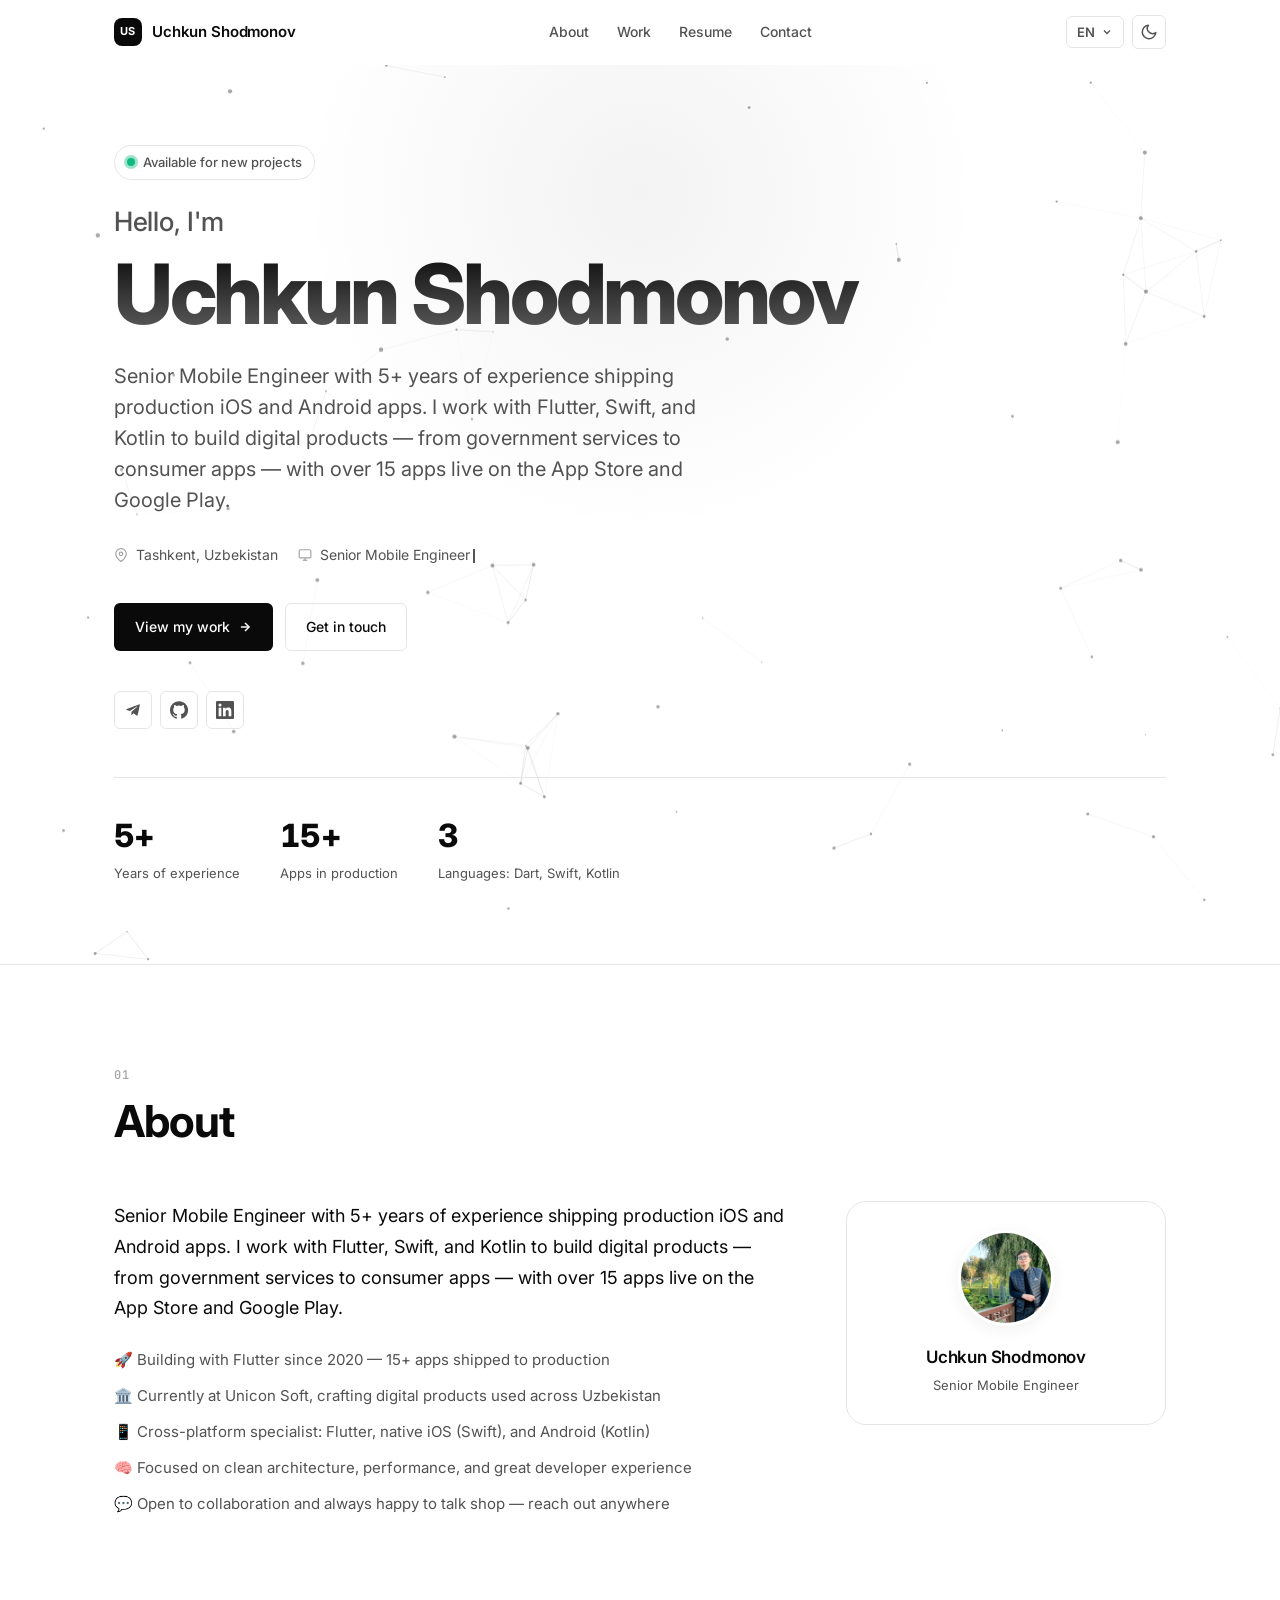
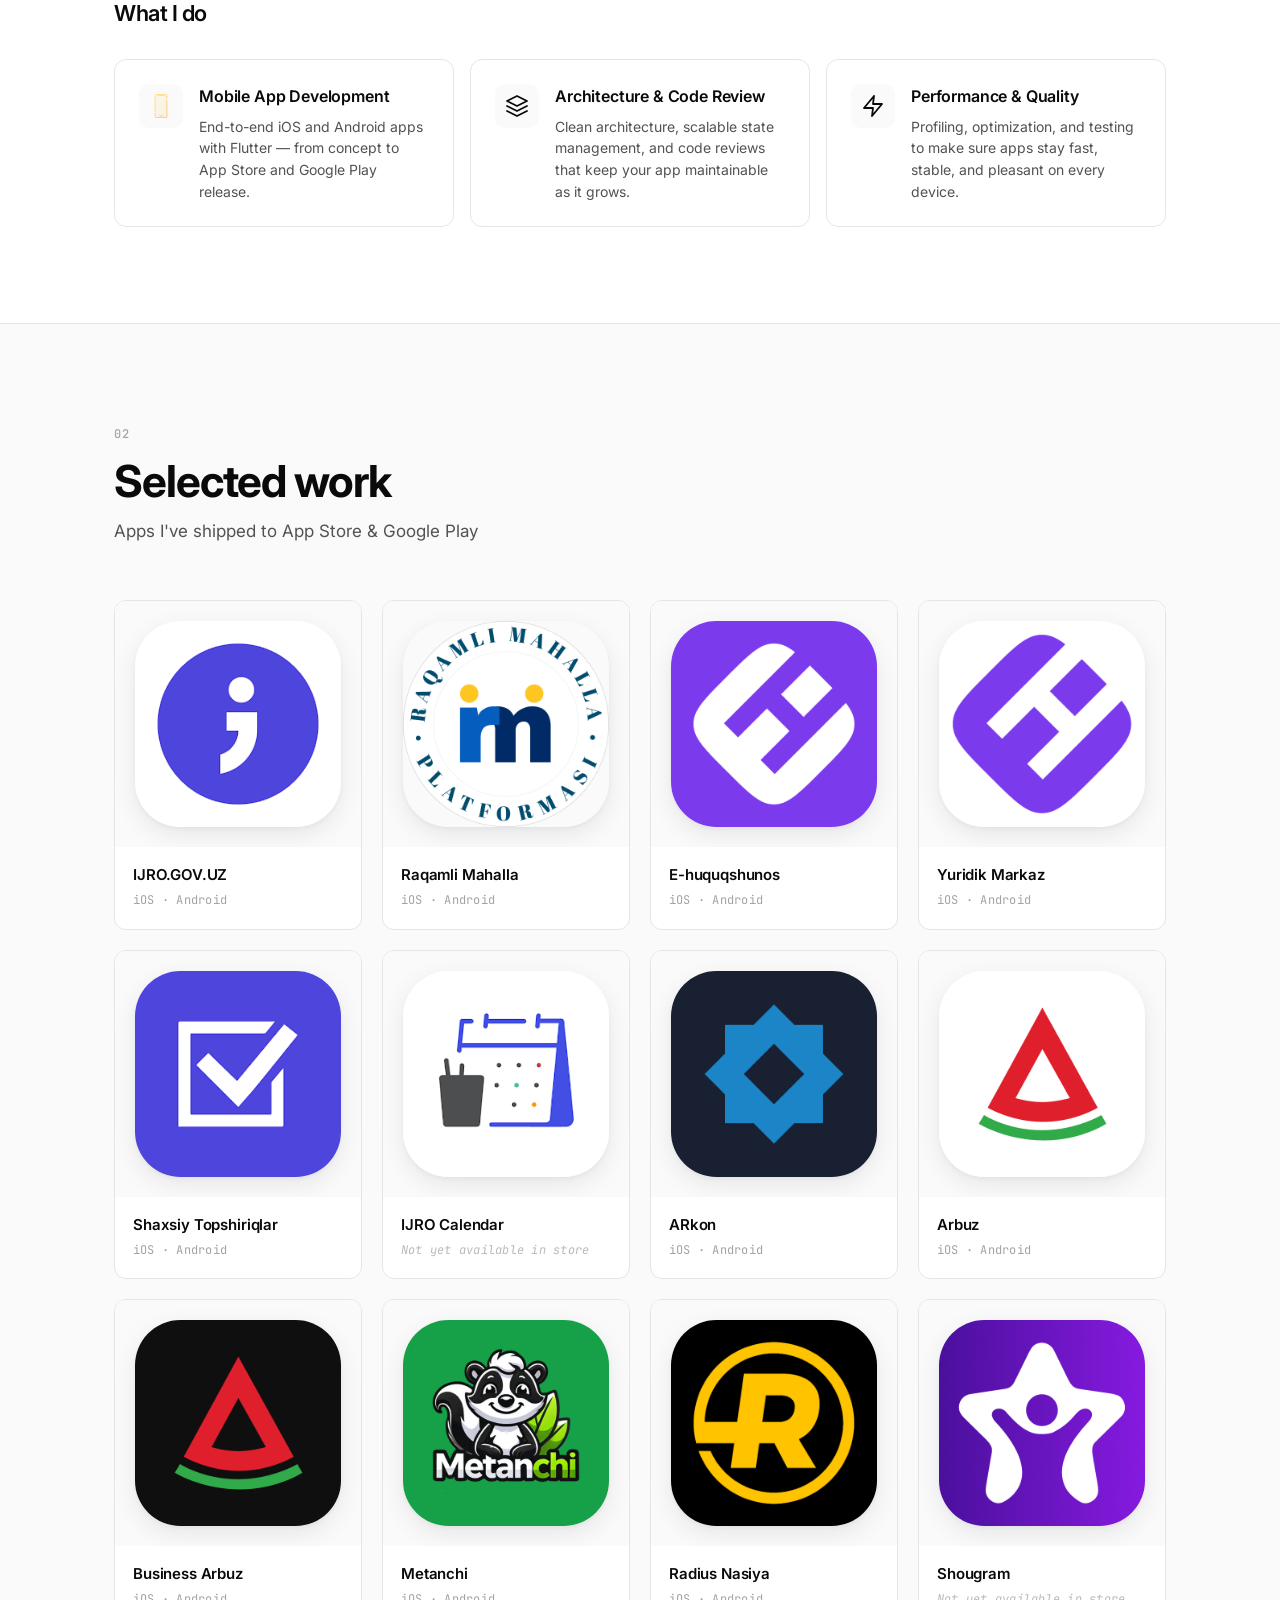
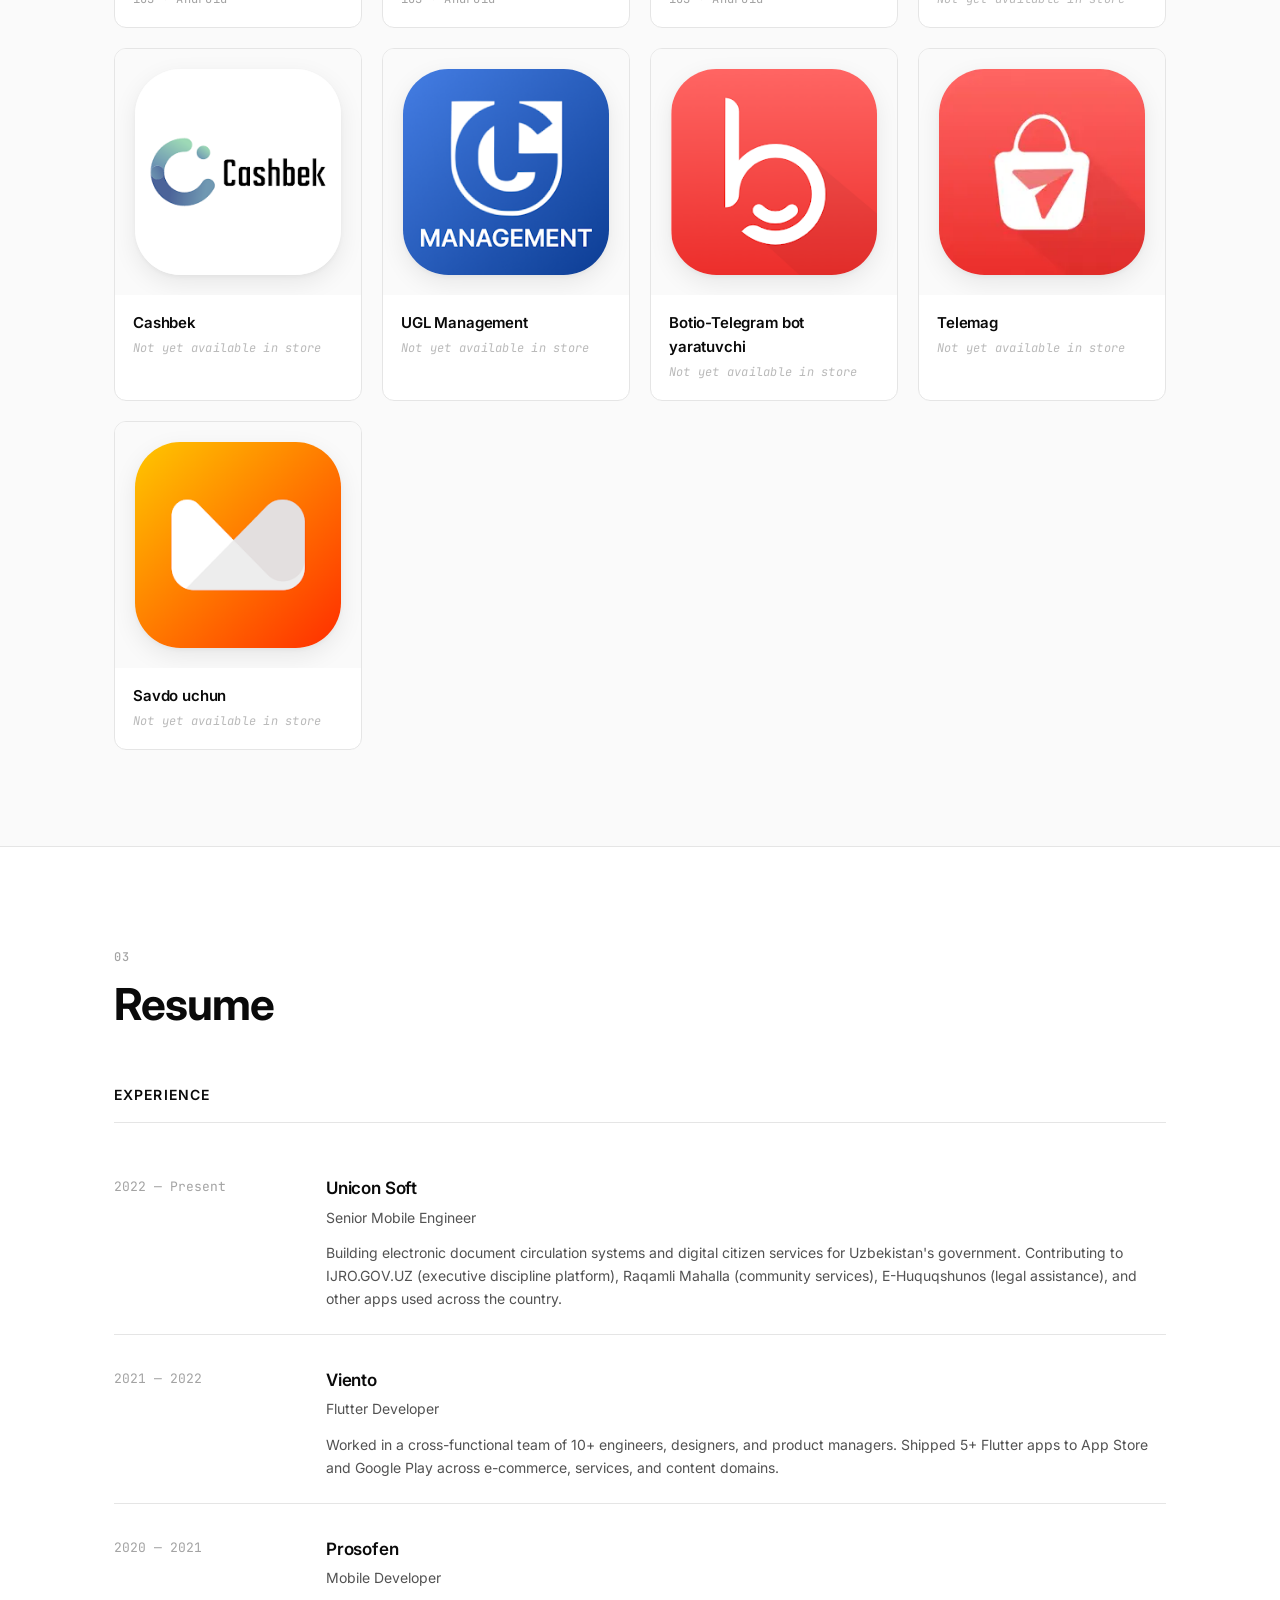
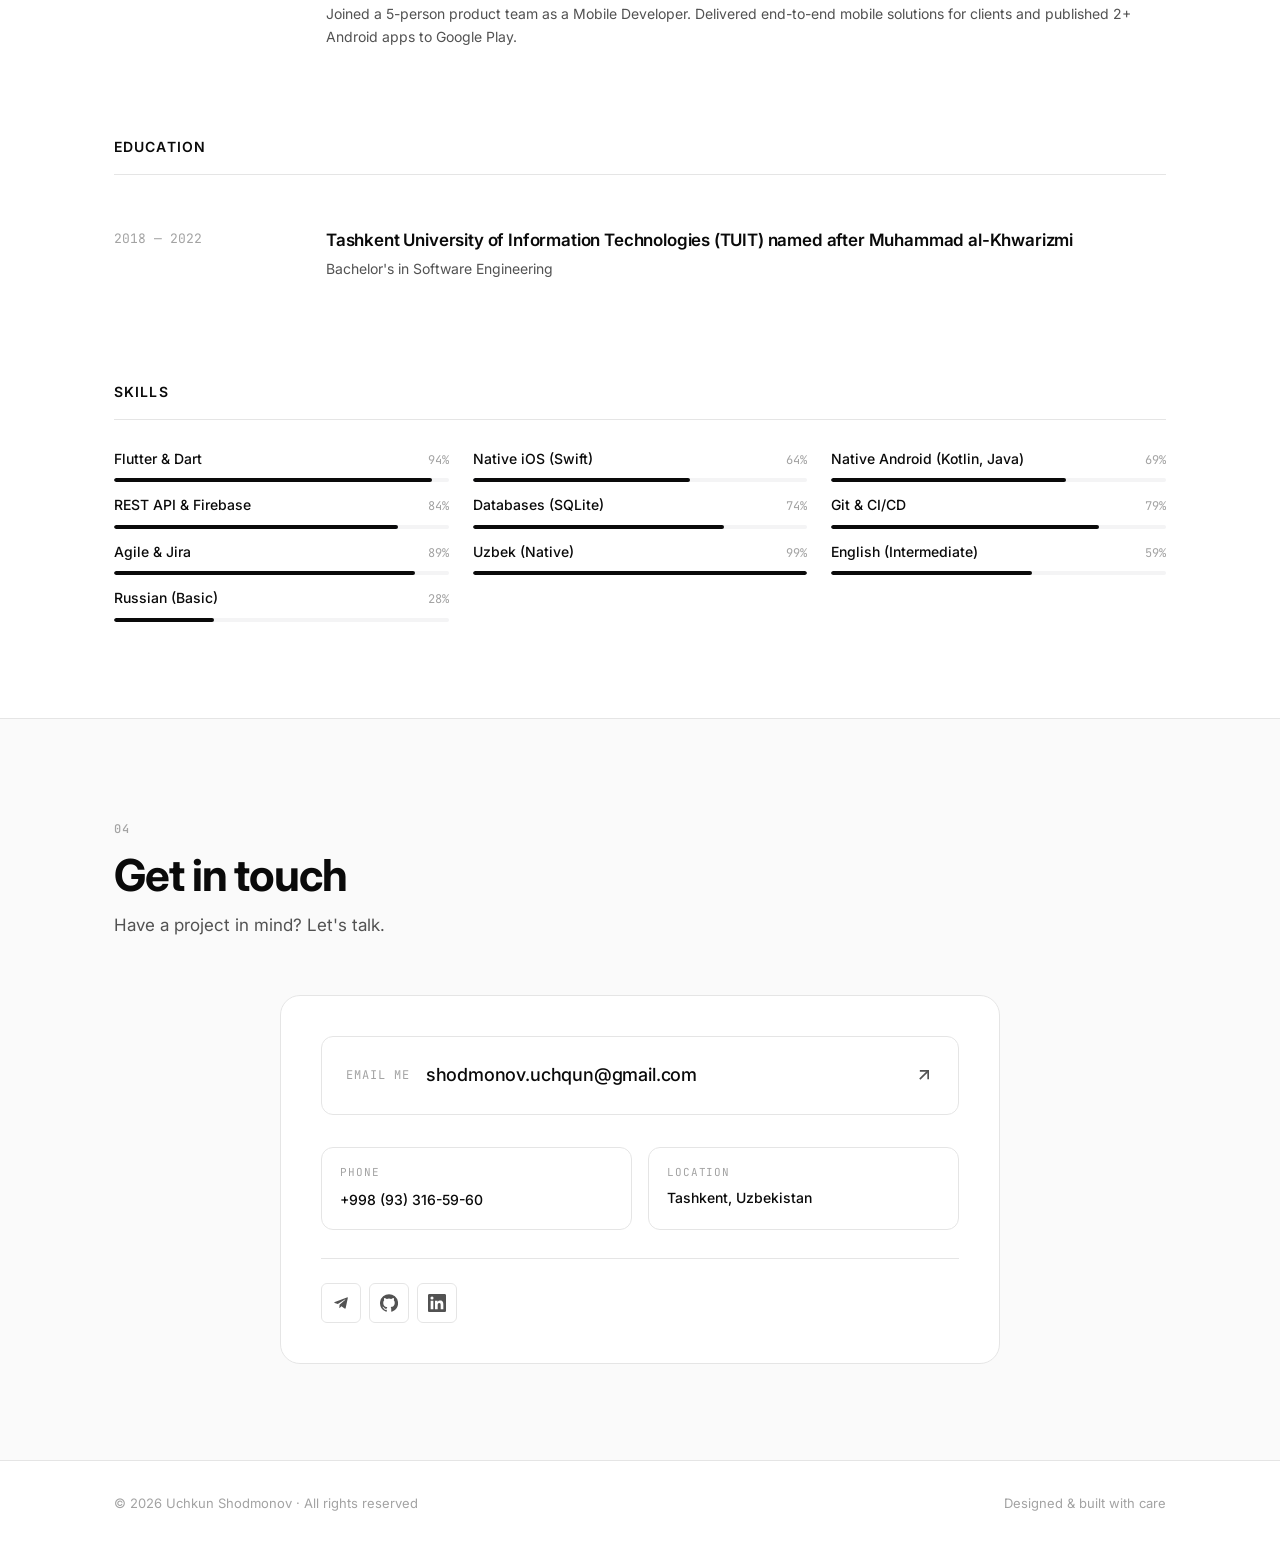
<file: index.html>
<!DOCTYPE html>
<html lang="en">
<head>
    <meta charset="UTF-8">
    <meta http-equiv="X-UA-Compatible" content="IE=edge">
    <meta name="viewport" content="width=device-width, initial-scale=1.0">
    <meta name="google-site-verification" content="jTkPxxLSdx6zRnCIPfhDZnehE8mBN-fKySxhh0GL2uY" />
    <meta name="description" content="Uchkun Shodmonov — Software Engineer specializing in mobile app development with Flutter. Based in Tashkent, Uzbekistan.">
    <meta name="theme-color" content="#ffffff">

    <title>Uchkun Shodmonov — Software Engineer</title>

    <link rel="shortcut icon" href="./assets/images/logo.png" type="image/x-icon">
    <link rel="stylesheet" href="./assets/css/style.css">

    <link rel="preconnect" href="https://fonts.googleapis.com">
    <link rel="preconnect" href="https://fonts.gstatic.com" crossorigin>
    <link href="https://fonts.googleapis.com/css2?family=Inter:wght@400;500;600;700;800&family=JetBrains+Mono:wght@400;500&display=swap" rel="stylesheet">
</head>

<body>

<!-- Progress bar -->
<div class="scroll-progress" data-scroll-progress></div>

<!-- Top navigation -->
<header class="site-header" data-header>
    <div class="container header-inner">
        <a href="#top" class="logo" aria-label="Home">
            <span class="logo-mark">US</span>
            <span class="logo-text">Uchkun Shodmonov</span>
        </a>

        <nav class="site-nav" aria-label="Primary">
            <a href="#about" class="nav-link" data-nav-link data-i18n="nav.about">About</a>
            <a href="#work" class="nav-link" data-nav-link data-i18n="nav.work">Work</a>
            <a href="#resume" class="nav-link" data-nav-link data-i18n="nav.resume">Resume</a>
            <a href="#contact" class="nav-link" data-nav-link data-i18n="nav.contact">Contact</a>
        </nav>

        <div class="header-controls">
            <div class="language-dropdown" data-language-dropdown>
                <button class="language-current" data-language-current aria-haspopup="listbox" aria-expanded="false">
                    <span data-current-lang>EN</span>
                    <svg width="12" height="12" viewBox="0 0 24 24" fill="none" stroke="currentColor" stroke-width="2.5"><polyline points="6 9 12 15 18 9"></polyline></svg>
                </button>
                <div class="language-options" data-language-options role="listbox">
                    <button class="language-option active" data-lang="en" role="option">English</button>
                    <button class="language-option" data-lang="uz" role="option">O'zbek</button>
                    <button class="language-option" data-lang="ru" role="option">Русский</button>
                </div>
            </div>

            <button class="theme-toggle" data-theme-toggle aria-label="Toggle theme">
                <svg class="icon-sun" width="18" height="18" viewBox="0 0 24 24" fill="none" stroke="currentColor" stroke-width="2" stroke-linecap="round" stroke-linejoin="round"><circle cx="12" cy="12" r="4"/><path d="M12 2v2M12 20v2M4.93 4.93l1.41 1.41M17.66 17.66l1.41 1.41M2 12h2M20 12h2M4.93 19.07l1.41-1.41M17.66 6.34l1.41-1.41"/></svg>
                <svg class="icon-moon" width="18" height="18" viewBox="0 0 24 24" fill="none" stroke="currentColor" stroke-width="2" stroke-linecap="round" stroke-linejoin="round"><path d="M21 12.79A9 9 0 1 1 11.21 3 7 7 0 0 0 21 12.79z"/></svg>
            </button>

            <button class="mobile-menu-toggle" data-mobile-menu-toggle aria-label="Menu">
                <span></span><span></span><span></span>
            </button>
        </div>
    </div>

    <!-- Mobile menu -->
    <nav class="mobile-nav" data-mobile-nav aria-label="Mobile">
        <a href="#about" class="mobile-nav-link" data-i18n="nav.about">About</a>
        <a href="#work" class="mobile-nav-link" data-i18n="nav.work">Work</a>
        <a href="#resume" class="mobile-nav-link" data-i18n="nav.resume">Resume</a>
        <a href="#contact" class="mobile-nav-link" data-i18n="nav.contact">Contact</a>
    </nav>
</header>

<main id="top">

    <!-- HERO -->
    <section class="hero" data-section data-page="hero">
        <canvas class="hero-particles" data-hero-particles aria-hidden="true"></canvas>
        <div class="hero-glow" data-hero-glow aria-hidden="true"></div>
        <div class="container">
            <div class="hero-status reveal" data-reveal>
                <span class="status-dot"></span>
                <span data-i18n="hero.available">Available for new projects</span>
            </div>

            <h1 class="hero-title reveal" data-reveal>
                <span class="hero-greeting" data-i18n="hero.greeting">Hello, I'm</span>
                <span class="hero-name" id="hero-name">Loading...</span>
            </h1>

            <p class="hero-tagline reveal" data-reveal id="hero-tagline">
                Loading...
            </p>

            <div class="hero-meta reveal" data-reveal>
                <div class="hero-meta-item">
                    <svg width="14" height="14" viewBox="0 0 24 24" fill="none" stroke="currentColor" stroke-width="2"><path d="M21 10c0 7-9 13-9 13s-9-6-9-13a9 9 0 0 1 18 0z"/><circle cx="12" cy="10" r="3"/></svg>
                    <span id="hero-location">Tashkent, Uzbekistan</span>
                </div>
                <div class="hero-meta-item">
                    <svg width="14" height="14" viewBox="0 0 24 24" fill="none" stroke="currentColor" stroke-width="2"><rect x="2" y="3" width="20" height="14" rx="2"/><line x1="8" y1="21" x2="16" y2="21"/><line x1="12" y1="17" x2="12" y2="21"/></svg>
                    <span id="hero-role">Software Engineer</span>
                </div>
            </div>

            <div class="hero-actions reveal" data-reveal>
                <a href="#work" class="btn btn-primary">
                    <span data-i18n="hero.viewWork">View my work</span>
                    <svg width="14" height="14" viewBox="0 0 24 24" fill="none" stroke="currentColor" stroke-width="2.5"><line x1="5" y1="12" x2="19" y2="12"/><polyline points="12 5 19 12 12 19"/></svg>
                </a>
                <a href="#contact" class="btn btn-secondary" data-i18n="hero.getInTouch">Get in touch</a>
            </div>

            <div class="hero-socials reveal" data-reveal id="hero-socials">
                <!-- populated by JS -->
            </div>

            <div class="hero-stats reveal" data-reveal id="hero-stats">
                <!-- populated by JS -->
            </div>
        </div>
    </section>

    <!-- ABOUT -->
    <section id="about" class="section" data-section data-page="about">
        <div class="container">
            <div class="section-head reveal" data-reveal>
                <span class="section-eyebrow">01</span>
                <h2 class="section-title" data-i18n="about.title">About</h2>
            </div>

            <div class="about-grid">
                <div class="about-content reveal" data-reveal>
                    <p class="about-lead" id="about-intro">Loading...</p>
                    <ul class="about-highlights" id="about-highlights">
                        <!-- populated by JS -->
                    </ul>
                </div>

                <aside class="about-card reveal" data-reveal>
                    <figure class="avatar-wrap">
                        <img id="profile-avatar" src="./assets/images/my-avatar.jpg" alt="Uchkun Shodmonov" loading="lazy">
                    </figure>
                    <div class="avatar-info">
                        <p class="avatar-name" id="profile-name">Loading...</p>
                        <p class="avatar-title" id="profile-title">Loading...</p>
                    </div>
                </aside>
            </div>

            <!-- Services -->
            <div class="services">
                <h3 class="services-title reveal" data-reveal data-i18n="about.servicesTitle">What I do</h3>
                <ul class="services-grid" id="services-list">
                    <!-- populated by JS -->
                </ul>
            </div>
        </div>
    </section>

    <!-- WORK -->
    <section id="work" class="section section-alt" data-section data-page="work">
        <div class="container">
            <div class="section-head reveal" data-reveal>
                <span class="section-eyebrow">02</span>
                <h2 class="section-title" data-i18n="portfolio.title">Selected work</h2>
                <p class="section-subtitle" data-i18n="portfolio.subtitle">Apps I've shipped to App Store & Google Play</p>
            </div>

            <ul class="work-grid" id="project-list">
                <!-- populated by JS -->
            </ul>
        </div>
    </section>

    <!-- RESUME -->
    <section id="resume" class="section" data-section data-page="resume">
        <div class="container">
            <div class="section-head reveal" data-reveal>
                <span class="section-eyebrow">03</span>
                <h2 class="section-title" data-i18n="resume.title">Resume</h2>
            </div>

            <div class="resume-block reveal" data-reveal>
                <h3 class="resume-subtitle" data-i18n="resume.experienceTitle">Experience</h3>
                <ol class="timeline" id="experience-list"></ol>
            </div>

            <div class="resume-block reveal" data-reveal>
                <h3 class="resume-subtitle" data-i18n="resume.educationTitle">Education</h3>
                <ol class="timeline" id="education-list"></ol>
            </div>

            <div class="resume-block reveal" data-reveal>
                <h3 class="resume-subtitle" data-i18n="resume.skillsTitle">Skills</h3>
                <ul class="skills-grid" id="skills-list"></ul>
            </div>
        </div>
    </section>

    <!-- CONTACT -->
    <section id="contact" class="section section-alt" data-section data-page="contact">
        <div class="container">
            <div class="section-head reveal" data-reveal>
                <span class="section-eyebrow">04</span>
                <h2 class="section-title" data-i18n="contact.title">Get in touch</h2>
                <p class="section-subtitle" data-i18n="contact.subtitle">Have a project in mind? Let's talk.</p>
            </div>

            <div class="contact-card reveal" data-reveal>
                <a href="mailto:" class="contact-email" id="contact-email">
                    <span class="contact-email-label" data-i18n="contact.emailMe">Email me</span>
                    <span class="contact-email-value" id="contact-email-value">loading@...</span>
                    <svg width="20" height="20" viewBox="0 0 24 24" fill="none" stroke="currentColor" stroke-width="2"><line x1="7" y1="17" x2="17" y2="7"/><polyline points="7 7 17 7 17 17"/></svg>
                </a>

                <div class="contact-grid" id="contact-grid">
                    <!-- populated by JS -->
                </div>

                <div class="contact-socials" id="contact-socials">
                    <!-- populated by JS -->
                </div>
            </div>
        </div>
    </section>

</main>

<footer class="site-footer">
    <div class="container footer-inner">
        <p class="footer-text">
            &copy; <span id="footer-year">2026</span> Uchkun Shodmonov · <span data-i18n="footer.rights">All rights reserved</span>
        </p>
        <p class="footer-credit" data-i18n="footer.builtWith">Designed & built with care</p>
    </div>
</footer>

<!-- Platform selector modal -->
<div class="platform-modal-container" data-platform-modal-container>
    <div class="platform-overlay" data-platform-overlay></div>

    <section class="platform-modal" role="dialog" aria-modal="true">
        <button class="modal-close-btn" data-platform-modal-close-btn aria-label="Close">
            <svg width="20" height="20" viewBox="0 0 24 24" fill="none" stroke="currentColor" stroke-width="2"><line x1="18" y1="6" x2="6" y2="18"/><line x1="6" y1="6" x2="18" y2="18"/></svg>
        </button>

        <h3 class="platform-modal-title" data-i18n="platformModal.title">Select Platform</h3>
        <p class="platform-modal-text" data-i18n="platformModal.description">This app is available on both platforms. Choose where to view it:</p>

        <div class="platform-buttons">
            <a href="#" class="platform-btn ios-btn" data-ios-btn>
                <svg width="22" height="22" viewBox="0 0 24 24" fill="currentColor"><path d="M18.71 19.5c-.83 1.24-1.71 2.45-3.05 2.47-1.34.03-1.77-.79-3.29-.79-1.53 0-2 .77-3.27.82-1.31.05-2.3-1.32-3.14-2.53C4.25 17 2.94 12.45 4.7 9.39c.87-1.52 2.43-2.48 4.12-2.51 1.28-.02 2.5.87 3.29.87.78 0 2.26-1.07 3.81-.91.65.03 2.47.26 3.64 1.98-.09.06-2.17 1.28-2.15 3.81.03 3.02 2.65 4.03 2.68 4.04-.03.07-.42 1.44-1.38 2.83M13 3.5c.73-.83 1.94-1.46 2.94-1.5.13 1.17-.34 2.35-1.04 3.19-.69.85-1.83 1.51-2.95 1.42-.15-1.15.41-2.35 1.05-3.11z"/></svg>
                <span data-i18n="platformModal.ios">iOS App Store</span>
            </a>
            <a href="#" class="platform-btn android-btn" data-android-btn>
                <svg width="22" height="22" viewBox="0 0 24 24" fill="currentColor"><path d="M17.523 15.341c-.5 0-.91-.41-.91-.91s.41-.91.91-.91.91.41.91.91-.41.91-.91.91m-11.046 0c-.5 0-.91-.41-.91-.91s.41-.91.91-.91.91.41.91.91-.41.91-.91.91m11.372-6.03l1.821-3.156a.379.379 0 00-.139-.519.38.38 0 00-.519.139l-1.846 3.2A11.39 11.39 0 0012 7.798c-1.812 0-3.541.404-5.166 1.177L4.988 5.775a.38.38 0 10-.658.38l1.821 3.156C2.957 11.044.871 14.219.46 17.957h23.08c-.411-3.738-2.497-6.913-5.691-8.646"/></svg>
                <span data-i18n="platformModal.android">Google Play Store</span>
            </a>
        </div>
    </section>
</div>

<button class="back-to-top" data-back-to-top aria-label="Back to top">
    <svg width="18" height="18" viewBox="0 0 24 24" fill="none" stroke="currentColor" stroke-width="2.5" stroke-linecap="round" stroke-linejoin="round"><line x1="12" y1="19" x2="12" y2="5"/><polyline points="5 12 12 5 19 12"/></svg>
</button>

<script src="./assets/js/script.js"></script>

</body>
</html>
</file>
<file: assets/css/style.css>
/* ============================================================================
   Uchkun Shodmonov — Portfolio
   Modern Minimal · Light + Dark
============================================================================ */

/* -------------------- TOKENS -------------------- */
:root {
  --bg: #ffffff;
  --bg-alt: #fafafa;
  --bg-elevated: #ffffff;
  --bg-hover: #f4f4f5;
  --fg: #0a0a0a;
  --fg-muted: #525252;
  --fg-subtle: #a3a3a3;
  --border: #e5e5e5;
  --border-strong: #d4d4d4;
  --accent: #0a0a0a;
  --accent-fg: #ffffff;
  --success: #10b981;
  --shadow-sm: 0 1px 2px rgba(0, 0, 0, 0.04);
  --shadow-md: 0 4px 16px rgba(0, 0, 0, 0.06);
  --shadow-lg: 0 16px 40px rgba(0, 0, 0, 0.08);

  --font-sans: 'Inter', -apple-system, BlinkMacSystemFont, 'Segoe UI', Roboto, system-ui, sans-serif;
  --font-mono: 'JetBrains Mono', 'SF Mono', Menlo, Consolas, monospace;

  --container: 1100px;
  --container-narrow: 760px;
  --header-h: 64px;

  --radius-sm: 6px;
  --radius: 12px;
  --radius-lg: 20px;
  --radius-xl: 24px;

  --ease: cubic-bezier(0.16, 1, 0.3, 1);
}

[data-theme="dark"] {
  --bg: #0a0a0a;
  --bg-alt: #111111;
  --bg-elevated: #161616;
  --bg-hover: #1f1f1f;
  --fg: #fafafa;
  --fg-muted: #a1a1aa;
  --fg-subtle: #71717a;
  --border: #262626;
  --border-strong: #3f3f46;
  --accent: #fafafa;
  --accent-fg: #0a0a0a;
  --success: #34d399;
  --shadow-sm: 0 1px 2px rgba(0, 0, 0, 0.4);
  --shadow-md: 0 4px 16px rgba(0, 0, 0, 0.5);
  --shadow-lg: 0 16px 40px rgba(0, 0, 0, 0.6);
}

/* -------------------- RESET -------------------- */
*, *::before, *::after { box-sizing: border-box; margin: 0; padding: 0; }
html { scroll-behavior: smooth; -webkit-text-size-adjust: 100%; }
body {
  font-family: var(--font-sans);
  font-size: 16px;
  line-height: 1.6;
  color: var(--fg);
  background: var(--bg);
  -webkit-font-smoothing: antialiased;
  -moz-osx-font-smoothing: grayscale;
  transition: background-color 0.3s var(--ease), color 0.3s var(--ease);
  overflow-x: hidden;
}
img, svg { display: block; max-width: 100%; }
a { color: inherit; text-decoration: none; }
button { background: none; border: none; cursor: pointer; font-family: inherit; color: inherit; }
ul, ol { list-style: none; }
::selection { background: var(--fg); color: var(--bg); }

/* -------------------- LAYOUT -------------------- */
.container {
  max-width: var(--container);
  margin: 0 auto;
  padding: 0 24px;
}

/* -------------------- SCROLL PROGRESS -------------------- */
.scroll-progress {
  position: fixed;
  top: 0; left: 0;
  height: 2px;
  width: 0;
  background: var(--fg);
  z-index: 1000;
  transition: width 0.1s linear;
}

/* -------------------- HEADER -------------------- */
.site-header {
  position: sticky;
  top: 0;
  z-index: 50;
  background: color-mix(in srgb, var(--bg) 80%, transparent);
  backdrop-filter: saturate(180%) blur(20px);
  -webkit-backdrop-filter: saturate(180%) blur(20px);
  border-bottom: 1px solid transparent;
  transition: border-color 0.3s var(--ease);
}
.site-header.scrolled {
  border-bottom-color: var(--border);
}
.header-inner {
  height: var(--header-h);
  display: flex;
  align-items: center;
  justify-content: space-between;
  gap: 24px;
}

.logo {
  display: inline-flex;
  align-items: center;
  gap: 10px;
  font-weight: 600;
  font-size: 15px;
  letter-spacing: -0.01em;
}
.logo-mark {
  display: inline-flex;
  align-items: center;
  justify-content: center;
  width: 28px;
  height: 28px;
  background: var(--fg);
  color: var(--bg);
  border-radius: 8px;
  font-size: 11px;
  font-weight: 700;
  letter-spacing: 0.02em;
}
.logo-text { white-space: nowrap; }

/* Nav */
.site-nav {
  display: flex;
  align-items: center;
  gap: 4px;
}
.nav-link {
  position: relative;
  padding: 8px 12px;
  font-size: 14px;
  font-weight: 500;
  color: var(--fg-muted);
  border-radius: var(--radius-sm);
  transition: color 0.2s var(--ease), background-color 0.2s var(--ease);
}
.nav-link:hover { color: var(--fg); background: var(--bg-hover); }
.nav-link.active { color: var(--fg); }
.nav-link.active::after {
  content: "";
  position: absolute;
  left: 12px; right: 12px;
  bottom: 2px;
  height: 2px;
  background: var(--fg);
  border-radius: 1px;
}

/* Header controls */
.header-controls {
  display: flex;
  align-items: center;
  gap: 8px;
}

/* Language dropdown */
.language-dropdown {
  position: relative;
}
.language-current {
  display: inline-flex;
  align-items: center;
  gap: 6px;
  padding: 7px 10px;
  font-size: 13px;
  font-weight: 600;
  color: var(--fg-muted);
  border: 1px solid var(--border);
  border-radius: var(--radius-sm);
  transition: all 0.2s var(--ease);
}
.language-current:hover {
  border-color: var(--border-strong);
  color: var(--fg);
  background: var(--bg-hover);
}
.language-current svg { transition: transform 0.2s var(--ease); }
.language-dropdown.active .language-current svg { transform: rotate(180deg); }
.language-options {
  position: absolute;
  top: calc(100% + 6px);
  right: 0;
  min-width: 140px;
  background: var(--bg-elevated);
  border: 1px solid var(--border);
  border-radius: var(--radius);
  padding: 4px;
  box-shadow: var(--shadow-lg);
  opacity: 0;
  visibility: hidden;
  transform: translateY(-4px);
  transition: all 0.18s var(--ease);
  z-index: 60;
}
.language-dropdown.active .language-options {
  opacity: 1;
  visibility: visible;
  transform: translateY(0);
}
.language-option {
  display: block;
  width: 100%;
  text-align: left;
  padding: 8px 12px;
  font-size: 13px;
  font-weight: 500;
  color: var(--fg-muted);
  border-radius: 6px;
  transition: all 0.15s var(--ease);
}
.language-option:hover { background: var(--bg-hover); color: var(--fg); }
.language-option.active { color: var(--fg); background: var(--bg-hover); }

/* Theme toggle */
.theme-toggle {
  width: 34px;
  height: 34px;
  display: inline-flex;
  align-items: center;
  justify-content: center;
  border: 1px solid var(--border);
  border-radius: var(--radius-sm);
  color: var(--fg-muted);
  transition: all 0.2s var(--ease);
}
.theme-toggle:hover {
  color: var(--fg);
  border-color: var(--border-strong);
  background: var(--bg-hover);
}
.theme-toggle .icon-sun { display: none; }
.theme-toggle .icon-moon { display: block; }
[data-theme="dark"] .theme-toggle .icon-sun { display: block; }
[data-theme="dark"] .theme-toggle .icon-moon { display: none; }

/* Mobile menu toggle */
.mobile-menu-toggle {
  display: none;
  width: 34px;
  height: 34px;
  flex-direction: column;
  align-items: center;
  justify-content: center;
  gap: 4px;
  border: 1px solid var(--border);
  border-radius: var(--radius-sm);
}
.mobile-menu-toggle span {
  display: block;
  width: 16px;
  height: 1.5px;
  background: var(--fg);
  transition: all 0.2s var(--ease);
}
.mobile-menu-toggle.active span:nth-child(1) { transform: translateY(5.5px) rotate(45deg); }
.mobile-menu-toggle.active span:nth-child(2) { opacity: 0; }
.mobile-menu-toggle.active span:nth-child(3) { transform: translateY(-5.5px) rotate(-45deg); }

/* Mobile nav */
.mobile-nav {
  display: none;
  flex-direction: column;
  padding: 16px 24px 24px;
  border-top: 1px solid var(--border);
  background: var(--bg);
}
.mobile-nav.active { display: flex; }
.mobile-nav-link {
  padding: 14px 8px;
  font-size: 18px;
  font-weight: 500;
  color: var(--fg);
  border-bottom: 1px solid var(--border);
}
.mobile-nav-link:last-child { border-bottom: none; }

/* -------------------- SECTIONS -------------------- */
.section {
  padding: 96px 0;
  border-bottom: 1px solid var(--border);
}
.section-alt { background: var(--bg-alt); }
.section:last-of-type { border-bottom: none; }

.section-head {
  margin-bottom: 56px;
  max-width: var(--container-narrow);
}
.section-eyebrow {
  display: inline-block;
  font-family: var(--font-mono);
  font-size: 12px;
  font-weight: 500;
  color: var(--fg-subtle);
  margin-bottom: 12px;
  letter-spacing: 0.05em;
}
.section-title {
  font-size: clamp(28px, 4vw, 44px);
  font-weight: 700;
  letter-spacing: -0.025em;
  line-height: 1.1;
  color: var(--fg);
}
.section-subtitle {
  margin-top: 14px;
  font-size: 17px;
  color: var(--fg-muted);
  line-height: 1.5;
}

/* -------------------- HERO -------------------- */
.hero {
  padding: 80px 0 80px;
  border-bottom: 1px solid var(--border);
  position: relative;
  overflow: hidden;
}
.hero::before {
  content: "";
  position: absolute;
  top: -30%; left: 50%;
  transform: translateX(-50%);
  width: 800px; height: 800px;
  background: radial-gradient(circle, color-mix(in srgb, var(--fg) 5%, transparent), transparent 60%);
  pointer-events: none;
  z-index: 0;
}
.hero .container { position: relative; z-index: 1; }

.hero-status {
  display: inline-flex;
  align-items: center;
  gap: 8px;
  padding: 6px 12px;
  background: var(--bg-elevated);
  border: 1px solid var(--border);
  border-radius: 999px;
  font-size: 13px;
  font-weight: 500;
  color: var(--fg-muted);
  margin-bottom: 28px;
}
.status-dot {
  width: 8px;
  height: 8px;
  background: var(--success);
  border-radius: 50%;
  position: relative;
}
.status-dot::after {
  content: "";
  position: absolute;
  inset: -3px;
  background: var(--success);
  border-radius: 50%;
  opacity: 0.4;
  animation: pulse 2s ease-in-out infinite;
}
@keyframes pulse {
  0%, 100% { transform: scale(1); opacity: 0.4; }
  50% { transform: scale(1.6); opacity: 0; }
}

.hero-title {
  display: flex;
  flex-direction: column;
  font-size: clamp(32px, 6.5vw, 84px);
  font-weight: 800;
  line-height: 1.05;
  letter-spacing: -0.04em;
  margin-bottom: 24px;
  word-break: break-word;
  overflow-wrap: anywhere;
}
.hero-greeting {
  font-size: 0.32em;
  font-weight: 500;
  color: var(--fg-muted);
  letter-spacing: -0.01em;
  margin-bottom: 14px;
}
.hero-name {
  background: linear-gradient(180deg, var(--fg) 0%, color-mix(in srgb, var(--fg) 65%, transparent) 100%);
  -webkit-background-clip: text;
  -webkit-text-fill-color: transparent;
  background-clip: text;
}

.hero-tagline {
  max-width: 620px;
  font-size: clamp(17px, 2vw, 20px);
  line-height: 1.55;
  color: var(--fg-muted);
  margin-bottom: 28px;
}

.hero-meta {
  display: flex;
  flex-wrap: wrap;
  gap: 20px;
  margin-bottom: 36px;
}
.hero-meta-item {
  display: inline-flex;
  align-items: center;
  gap: 8px;
  font-size: 14px;
  color: var(--fg-muted);
}
.hero-meta-item svg { color: var(--fg-subtle); }

.hero-actions {
  display: flex;
  flex-wrap: wrap;
  gap: 12px;
  margin-bottom: 40px;
}
.btn {
  display: inline-flex;
  align-items: center;
  gap: 8px;
  padding: 12px 20px;
  font-size: 14px;
  font-weight: 500;
  border-radius: var(--radius-sm);
  border: 1px solid transparent;
  transition: all 0.2s var(--ease);
  white-space: nowrap;
}
.btn-primary {
  background: var(--accent);
  color: var(--accent-fg);
}
.btn-primary:hover {
  transform: translateY(-1px);
  box-shadow: var(--shadow-md);
}
.btn-primary svg { transition: transform 0.2s var(--ease); }
.btn-primary:hover svg { transform: translateX(3px); }
.btn-secondary {
  border-color: var(--border);
  color: var(--fg);
}
.btn-secondary:hover {
  border-color: var(--border-strong);
  background: var(--bg-hover);
}

.hero-socials {
  display: flex;
  gap: 8px;
}
.hero-social {
  width: 38px;
  height: 38px;
  display: inline-flex;
  align-items: center;
  justify-content: center;
  border: 1px solid var(--border);
  border-radius: var(--radius-sm);
  color: var(--fg-muted);
  transition: all 0.2s var(--ease);
}
.hero-social:hover {
  color: var(--fg);
  border-color: var(--border-strong);
  background: var(--bg-hover);
  transform: translateY(-2px);
}

/* -------------------- ABOUT -------------------- */
.about-grid {
  display: grid;
  grid-template-columns: 1fr 320px;
  gap: 56px;
  align-items: start;
  margin-bottom: 80px;
}
.about-lead {
  font-size: 18px;
  line-height: 1.7;
  color: var(--fg);
  margin-bottom: 24px;
}
.about-highlights {
  display: flex;
  flex-direction: column;
  gap: 12px;
}
.about-highlights li {
  font-size: 15px;
  line-height: 1.6;
  color: var(--fg-muted);
  white-space: pre-wrap;
}

.about-card {
  position: sticky;
  top: calc(var(--header-h) + 32px);
  display: flex;
  flex-direction: column;
  align-items: center;
  padding: 28px;
  background: var(--bg-elevated);
  border: 1px solid var(--border);
  border-radius: var(--radius-lg);
  text-align: center;
}
.avatar-wrap {
  width: 96px;
  height: 96px;
  border-radius: 50%;
  overflow: hidden;
  margin-bottom: 18px;
  border: 3px solid var(--bg);
  box-shadow: var(--shadow-md);
}
.avatar-wrap img {
  width: 100%; height: 100%;
  object-fit: cover;
}
.avatar-info { width: 100%; }
.avatar-name {
  font-size: 17px;
  font-weight: 600;
  color: var(--fg);
  letter-spacing: -0.01em;
  margin-bottom: 4px;
}
.avatar-title {
  font-size: 13px;
  color: var(--fg-muted);
}

/* Services */
.services-title {
  font-size: 22px;
  font-weight: 600;
  letter-spacing: -0.02em;
  color: var(--fg);
  margin-bottom: 28px;
}
.services-grid {
  display: grid;
  grid-template-columns: repeat(auto-fit, minmax(260px, 1fr));
  gap: 16px;
}
.service-item {
  display: flex;
  gap: 16px;
  padding: 24px;
  background: var(--bg-elevated);
  border: 1px solid var(--border);
  border-radius: var(--radius);
  transition: all 0.25s var(--ease);
}
.service-item:hover {
  border-color: var(--border-strong);
  transform: translateY(-2px);
  box-shadow: var(--shadow-md);
}
.service-icon-box {
  flex-shrink: 0;
  width: 44px; height: 44px;
  display: inline-flex;
  align-items: center;
  justify-content: center;
  background: var(--bg-alt);
  border-radius: 10px;
}
.service-icon-box img { width: 24px; height: 24px; }
[data-theme="dark"] .service-icon-box img { filter: invert(1) brightness(1.2); }
.service-content-box { flex: 1; }
.service-item-title {
  font-size: 16px;
  font-weight: 600;
  letter-spacing: -0.01em;
  color: var(--fg);
  margin-bottom: 6px;
}
.service-item-text {
  font-size: 14px;
  line-height: 1.55;
  color: var(--fg-muted);
}

/* -------------------- WORK -------------------- */
.work-grid {
  display: grid;
  grid-template-columns: repeat(auto-fill, minmax(220px, 1fr));
  gap: 20px;
}
.project-item {
  position: relative;
  background: var(--bg-elevated);
  border: 1px solid var(--border);
  border-radius: var(--radius);
  overflow: hidden;
  transition: all 0.3s var(--ease);
}
.project-item:hover {
  border-color: var(--border-strong);
  transform: translateY(-3px);
  box-shadow: var(--shadow-lg);
}
.project-link {
  display: block;
  cursor: pointer;
}
.project-img {
  position: relative;
  aspect-ratio: 1 / 1;
  display: flex;
  align-items: center;
  justify-content: center;
  padding: 20px;
  background: var(--bg-alt);
  overflow: hidden;
}
.project-img img {
  width: 100%;
  height: 100%;
  object-fit: cover;
  border-radius: 22%;
  box-shadow: 0 8px 24px rgba(0, 0, 0, 0.08), 0 2px 4px rgba(0, 0, 0, 0.04);
  transition: transform 0.4s var(--ease);
}
[data-theme="dark"] .project-img img {
  box-shadow: 0 8px 24px rgba(0, 0, 0, 0.4), 0 2px 4px rgba(0, 0, 0, 0.3);
}
.project-item:hover .project-img img { transform: scale(1.04); }

.project-item-icon-box {
  position: absolute;
  top: 12px;
  right: 12px;
  width: 36px;
  height: 36px;
  display: inline-flex;
  align-items: center;
  justify-content: center;
  background: var(--bg-elevated);
  border-radius: 50%;
  opacity: 0;
  transform: translateY(-6px);
  transition: all 0.25s var(--ease);
  box-shadow: var(--shadow-md);
}
.project-item:hover .project-item-icon-box {
  opacity: 1;
  transform: translateY(0);
}
.project-item-icon-box svg { width: 16px; height: 16px; color: var(--fg); }

.project-content {
  padding: 16px 18px 18px;
}
.project-title {
  font-size: 15px;
  font-weight: 600;
  letter-spacing: -0.01em;
  color: var(--fg);
  margin-bottom: 4px;
}
.project-category {
  font-family: var(--font-mono);
  font-size: 12px;
  color: var(--fg-subtle);
  letter-spacing: 0.02em;
}

/* Projects not yet published to any store */
.project-item.is-unavailable .project-link {
  cursor: default;
}
.project-item.is-unavailable .project-item-icon-box {
  display: none;
}
.project-item.is-unavailable .project-category {
  color: var(--fg-subtle);
  opacity: 0.75;
  font-style: italic;
}

/* -------------------- RESUME -------------------- */
.resume-block { margin-bottom: 64px; }
.resume-block:last-child { margin-bottom: 0; }
.resume-subtitle {
  font-size: 14px;
  font-weight: 600;
  color: var(--fg);
  text-transform: uppercase;
  letter-spacing: 0.08em;
  margin-bottom: 28px;
  padding-bottom: 16px;
  border-bottom: 1px solid var(--border);
}

.timeline {
  display: flex;
  flex-direction: column;
  gap: 8px;
}
.timeline-item {
  display: grid;
  grid-template-columns: 180px 1fr;
  gap: 32px;
  padding: 24px 0;
  border-bottom: 1px solid var(--border);
  transition: all 0.25s var(--ease);
}
.timeline-item:last-child { border-bottom: none; }
.timeline-period {
  font-family: var(--font-mono);
  font-size: 13px;
  color: var(--fg-subtle);
  padding-top: 2px;
}
.timeline-content { min-width: 0; }
.timeline-title {
  font-size: 17px;
  font-weight: 600;
  letter-spacing: -0.01em;
  color: var(--fg);
  margin-bottom: 4px;
}
.timeline-role {
  font-size: 14px;
  color: var(--fg-muted);
  margin-bottom: 12px;
}
.timeline-description {
  font-size: 14px;
  line-height: 1.65;
  color: var(--fg-muted);
}

/* Skills */
.skills-grid {
  display: grid;
  grid-template-columns: repeat(auto-fit, minmax(280px, 1fr));
  gap: 12px 24px;
}
.skill-header {
  display: flex;
  justify-content: space-between;
  align-items: baseline;
  margin-bottom: 8px;
}
.skill-name {
  font-size: 14px;
  font-weight: 500;
  color: var(--fg);
}
.skill-percentage {
  font-family: var(--font-mono);
  font-size: 12px;
  color: var(--fg-subtle);
}
.skill-bar {
  position: relative;
  height: 4px;
  background: var(--bg-hover);
  border-radius: 999px;
  overflow: hidden;
}
.skill-fill {
  position: absolute;
  inset: 0;
  width: 0;
  background: var(--fg);
  border-radius: 999px;
  transition: width 1.2s var(--ease);
}

/* -------------------- CONTACT -------------------- */
.contact-card {
  max-width: 720px;
  margin: 0 auto;
  padding: 40px;
  background: var(--bg-elevated);
  border: 1px solid var(--border);
  border-radius: var(--radius-lg);
}
.contact-email {
  display: flex;
  align-items: center;
  gap: 16px;
  padding: 24px;
  margin-bottom: 32px;
  background: var(--bg);
  border: 1px solid var(--border);
  border-radius: var(--radius);
  transition: all 0.25s var(--ease);
}
.contact-email:hover {
  border-color: var(--fg);
  transform: translateY(-2px);
  box-shadow: var(--shadow-md);
}
.contact-email-label {
  font-family: var(--font-mono);
  font-size: 12px;
  color: var(--fg-subtle);
  text-transform: uppercase;
  letter-spacing: 0.08em;
}
.contact-email-value {
  flex: 1;
  font-size: 18px;
  font-weight: 500;
  color: var(--fg);
  letter-spacing: -0.01em;
  word-break: break-all;
}
.contact-email svg {
  flex-shrink: 0;
  color: var(--fg-muted);
  transition: transform 0.2s var(--ease);
}
.contact-email:hover svg { transform: translate(2px, -2px); color: var(--fg); }

.contact-grid {
  display: grid;
  grid-template-columns: repeat(auto-fit, minmax(200px, 1fr));
  gap: 16px;
  margin-bottom: 28px;
}
.contact-info-item {
  padding: 16px 18px;
  background: var(--bg);
  border: 1px solid var(--border);
  border-radius: var(--radius);
}
.contact-info-label {
  font-family: var(--font-mono);
  font-size: 11px;
  text-transform: uppercase;
  letter-spacing: 0.08em;
  color: var(--fg-subtle);
  margin-bottom: 6px;
}
.contact-info-value {
  font-size: 14px;
  color: var(--fg);
  font-weight: 500;
  word-break: break-word;
}

.contact-socials {
  display: flex;
  gap: 8px;
  padding-top: 24px;
  border-top: 1px solid var(--border);
}
.contact-social {
  width: 40px;
  height: 40px;
  display: inline-flex;
  align-items: center;
  justify-content: center;
  border: 1px solid var(--border);
  border-radius: var(--radius-sm);
  color: var(--fg-muted);
  transition: all 0.2s var(--ease);
}
.contact-social:hover {
  color: var(--fg);
  border-color: var(--fg);
  transform: translateY(-2px);
}

/* -------------------- FOOTER -------------------- */
.site-footer {
  padding: 32px 0;
  border-top: 1px solid var(--border);
}
.footer-inner {
  display: flex;
  justify-content: space-between;
  align-items: center;
  flex-wrap: wrap;
  gap: 12px;
}
.footer-text,
.footer-credit {
  font-size: 13px;
  color: var(--fg-subtle);
}

/* -------------------- PLATFORM MODAL -------------------- */
.platform-modal-container {
  position: fixed;
  inset: 0;
  z-index: 100;
  display: flex;
  align-items: center;
  justify-content: center;
  padding: 24px;
  opacity: 0;
  visibility: hidden;
  transition: all 0.25s var(--ease);
}
.platform-modal-container.active {
  opacity: 1;
  visibility: visible;
}
.platform-overlay {
  position: absolute;
  inset: 0;
  background: color-mix(in srgb, var(--fg) 30%, transparent);
  backdrop-filter: blur(8px);
  -webkit-backdrop-filter: blur(8px);
}
.platform-modal {
  position: relative;
  max-width: 440px;
  width: 100%;
  background: var(--bg-elevated);
  border: 1px solid var(--border);
  border-radius: var(--radius-lg);
  padding: 36px 32px;
  box-shadow: var(--shadow-lg);
  transform: scale(0.95);
  transition: transform 0.25s var(--ease);
}
.platform-modal-container.active .platform-modal { transform: scale(1); }
.modal-close-btn {
  position: absolute;
  top: 16px; right: 16px;
  width: 32px; height: 32px;
  display: inline-flex;
  align-items: center;
  justify-content: center;
  border-radius: 8px;
  color: var(--fg-muted);
  transition: all 0.2s var(--ease);
}
.modal-close-btn:hover { background: var(--bg-hover); color: var(--fg); }
.platform-modal-title {
  font-size: 20px;
  font-weight: 600;
  letter-spacing: -0.02em;
  color: var(--fg);
  margin-bottom: 8px;
}
.platform-modal-text {
  font-size: 14px;
  color: var(--fg-muted);
  margin-bottom: 24px;
}
.platform-buttons {
  display: grid;
  gap: 10px;
}
.platform-btn {
  display: flex;
  align-items: center;
  gap: 12px;
  padding: 14px 18px;
  background: var(--bg);
  border: 1px solid var(--border);
  border-radius: var(--radius);
  font-size: 15px;
  font-weight: 500;
  color: var(--fg);
  transition: all 0.2s var(--ease);
}
.platform-btn:hover {
  border-color: var(--fg);
  background: var(--bg-hover);
  transform: translateY(-1px);
}

/* -------------------- REVEAL ANIMATION -------------------- */
.reveal {
  opacity: 0;
  transform: translateY(20px);
  transition: opacity 0.7s var(--ease), transform 0.7s var(--ease);
}
.reveal.in-view {
  opacity: 1;
  transform: translateY(0);
}
@media (prefers-reduced-motion: reduce) {
  .reveal { opacity: 1; transform: none; transition: none; }
  .status-dot::after { animation: none; }
  html { scroll-behavior: auto; }
}

/* -------------------- ERROR / LOADING STATES -------------------- */
.loading-message,
.error-message {
  font-size: 14px;
  color: var(--fg-subtle);
  padding: 16px 0;
}
.error-message { color: #ef4444; }

/* -------------------- RESPONSIVE -------------------- */
@media (max-width: 920px) {
  .about-grid {
    grid-template-columns: 1fr;
    gap: 32px;
  }
  .about-card {
    position: static;
    flex-direction: row;
    align-items: center;
    text-align: left;
    padding: 20px;
    gap: 16px;
  }
  .avatar-wrap { width: 64px; height: 64px; margin-bottom: 0; flex-shrink: 0; }
  .timeline-item {
    grid-template-columns: 1fr;
    gap: 6px;
  }
}

@media (max-width: 720px) {
  .container { padding: 0 20px; }
  .section { padding: 64px 0; }
  .hero { padding: 56px 0 64px; }

  .site-nav { display: none; }
  .logo-text { display: none; }
  .mobile-menu-toggle { display: inline-flex; }

  .section-head { margin-bottom: 36px; }
  .hero-actions { width: 100%; gap: 10px; }
  .btn { flex: 1 1 calc(50% - 5px); justify-content: center; min-width: 0; padding: 12px 16px; }

  .work-grid {
    grid-template-columns: repeat(auto-fill, minmax(160px, 1fr));
    gap: 14px;
  }
  .project-content { padding: 12px 14px 14px; }
  .project-title { font-size: 14px; }

  .contact-card { padding: 24px; }
  .contact-email { flex-direction: column; align-items: flex-start; gap: 6px; padding: 20px; }
  .contact-email svg { align-self: flex-end; margin-top: -28px; }
  .contact-email-value { font-size: 16px; }

  .footer-inner { flex-direction: column; text-align: center; gap: 8px; }
}

@media (max-width: 420px) {
  .work-grid { grid-template-columns: 1fr 1fr; }
  .hero-meta { gap: 12px; }
}

/* -------------------- INTERACTIVE EFFECTS -------------------- */

/* Cursor-following glow in hero */
.hero-glow {
  position: absolute;
  top: 0; left: 0;
  width: 480px; height: 480px;
  border-radius: 50%;
  background: radial-gradient(circle, color-mix(in srgb, var(--fg) 7%, transparent), transparent 65%);
  opacity: 0;
  transition: opacity 0.5s var(--ease);
  pointer-events: none;
  z-index: 0;
  will-change: transform;
}
.hero-glow.visible { opacity: 1; }

/* Typewriter caret */
.typewriter::after {
  content: "";
  display: inline-block;
  width: 2px;
  height: 1em;
  margin-left: 3px;
  vertical-align: text-bottom;
  background: var(--fg-muted);
  animation: caret-blink 1.1s steps(1) infinite;
}
@keyframes caret-blink {
  0%, 55% { opacity: 1; }
  56%, 100% { opacity: 0; }
}

/* 3D tilt cards */
.project-link,
.about-card {
  transition: transform 0.35s var(--ease);
  will-change: transform;
}
.project-link:hover,
.about-card:hover {
  transition: transform 0.08s linear;
}

/* Shine sweep following the cursor on tilted cards */
.project-link { position: relative; }
.project-link::after {
  content: "";
  position: absolute;
  inset: 0;
  border-radius: inherit;
  background: radial-gradient(240px circle at var(--shine-x, 50%) var(--shine-y, 50%),
    color-mix(in srgb, var(--fg) 6%, transparent), transparent 70%);
  opacity: 0;
  transition: opacity 0.3s var(--ease);
  pointer-events: none;
}
.project-link:hover::after { opacity: 1; }

@media (prefers-reduced-motion: reduce) {
  .hero-glow, .typewriter::after, .project-link::after { display: none; }
}

/* Particle constellation canvas */
.hero-particles {
  position: absolute;
  inset: 0;
  width: 100%;
  height: 100%;
  pointer-events: none;
  z-index: 0;
}

/* Hero stats */
.hero-stats {
  display: flex;
  flex-wrap: wrap;
  gap: 40px;
  margin-top: 48px;
  padding-top: 32px;
  border-top: 1px solid var(--border);
}
.hero-stat {
  display: flex;
  flex-direction: column;
  gap: 2px;
}
.hero-stat-value {
  font-size: 32px;
  font-weight: 800;
  letter-spacing: -0.02em;
  font-variant-numeric: tabular-nums;
}
.hero-stat-label {
  font-size: 13px;
  color: var(--fg-muted);
}
@media (max-width: 640px) {
  .hero-stats { gap: 24px; }
  .hero-stat-value { font-size: 26px; }
}

/* Magnetic elements */
.btn, .hero-social, .contact-social {
  transition: transform 0.3s var(--ease);
  will-change: transform;
}

/* Cursor spotlight on cards */
.spotlight {
  position: relative;
  overflow: hidden;
}
.spotlight::before {
  content: "";
  position: absolute;
  inset: 0;
  background: radial-gradient(320px circle at var(--spot-x, 50%) var(--spot-y, 50%),
    color-mix(in srgb, var(--fg) 5%, transparent), transparent 70%);
  opacity: 0;
  transition: opacity 0.35s var(--ease);
  pointer-events: none;
  z-index: 0;
}
.spotlight:hover::before { opacity: 1; }
.spotlight > * { position: relative; z-index: 1; }

/* Back to top */
.back-to-top {
  position: fixed;
  right: 24px;
  bottom: 24px;
  width: 44px;
  height: 44px;
  display: flex;
  align-items: center;
  justify-content: center;
  background: var(--accent);
  color: var(--accent-fg);
  border-radius: 50%;
  box-shadow: var(--shadow-md);
  opacity: 0;
  transform: translateY(16px);
  pointer-events: none;
  transition: opacity 0.3s var(--ease), transform 0.3s var(--ease), box-shadow 0.3s var(--ease);
  z-index: 60;
}
.back-to-top.visible {
  opacity: 1;
  transform: translateY(0);
  pointer-events: auto;
}
.back-to-top:hover {
  box-shadow: var(--shadow-lg);
  transform: translateY(-2px);
}

@media (prefers-reduced-motion: reduce) {
  .hero-particles, .spotlight::before { display: none; }
}
</file>
